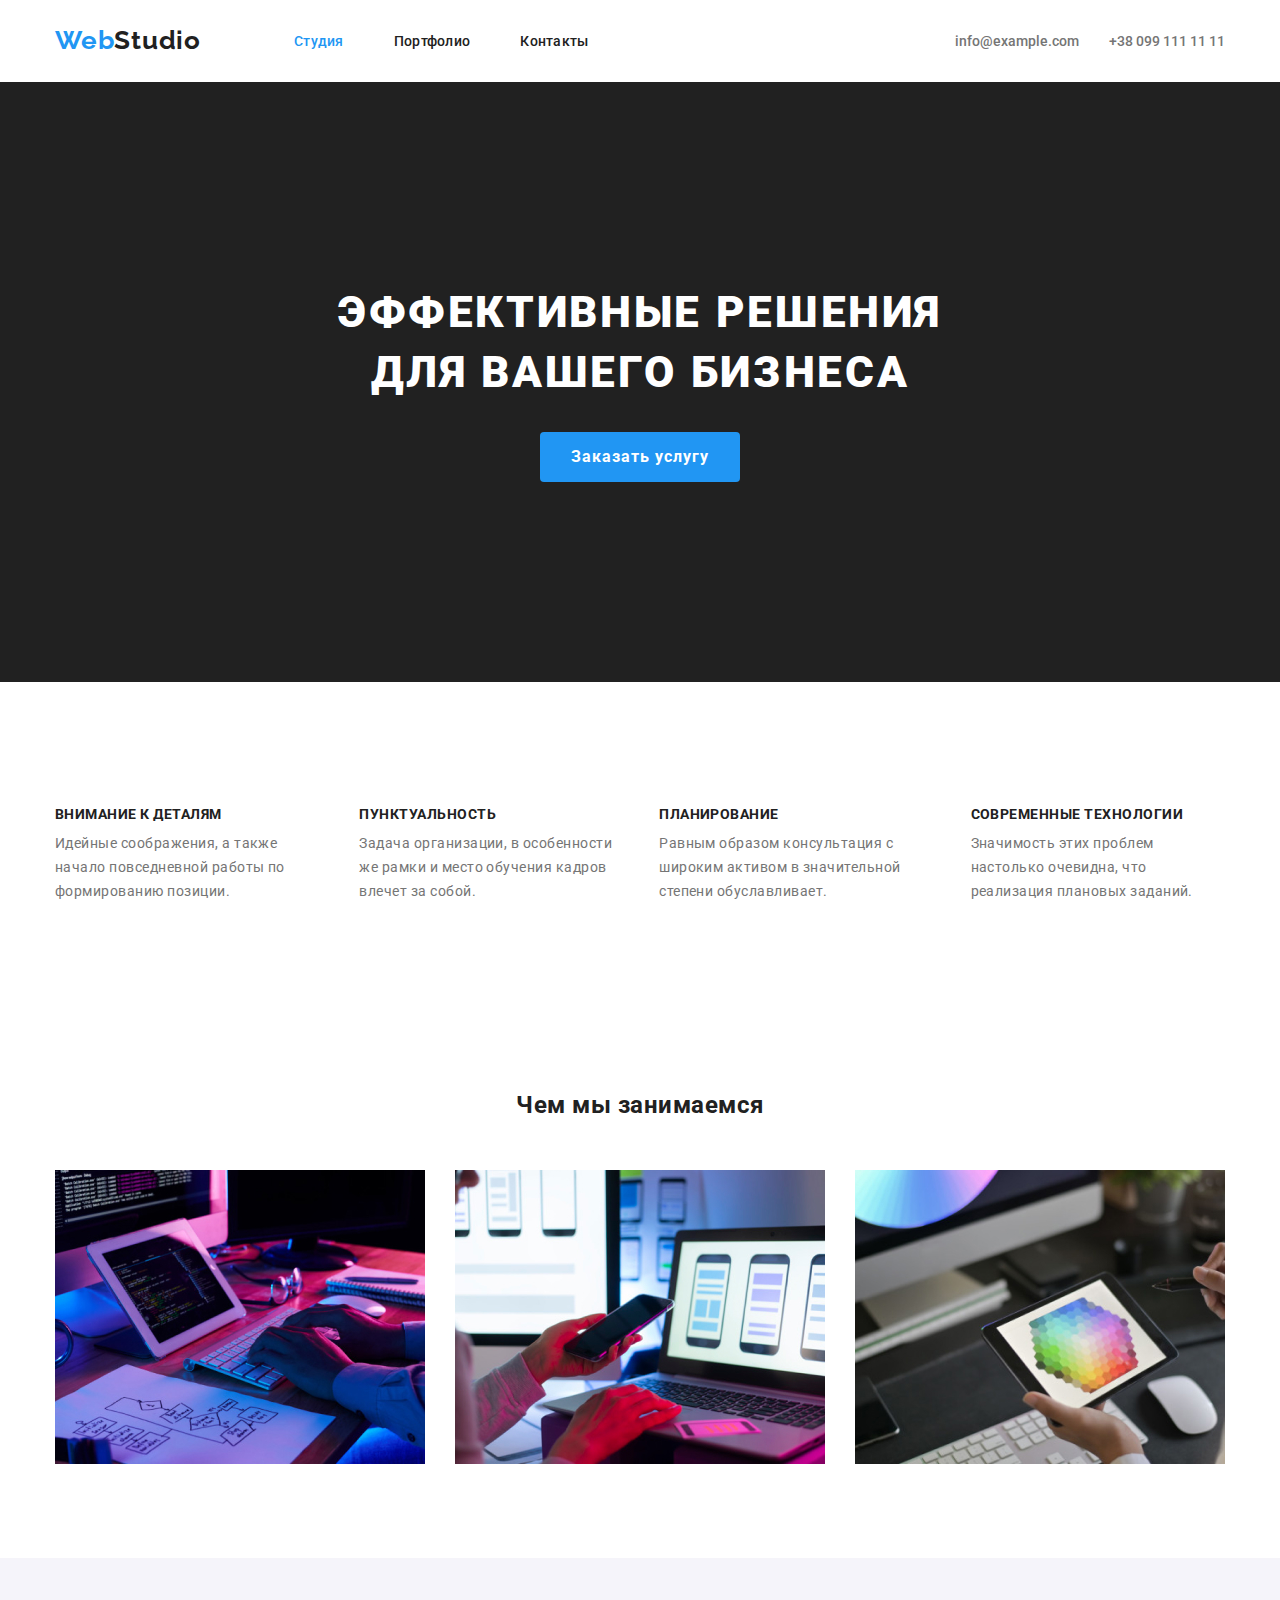
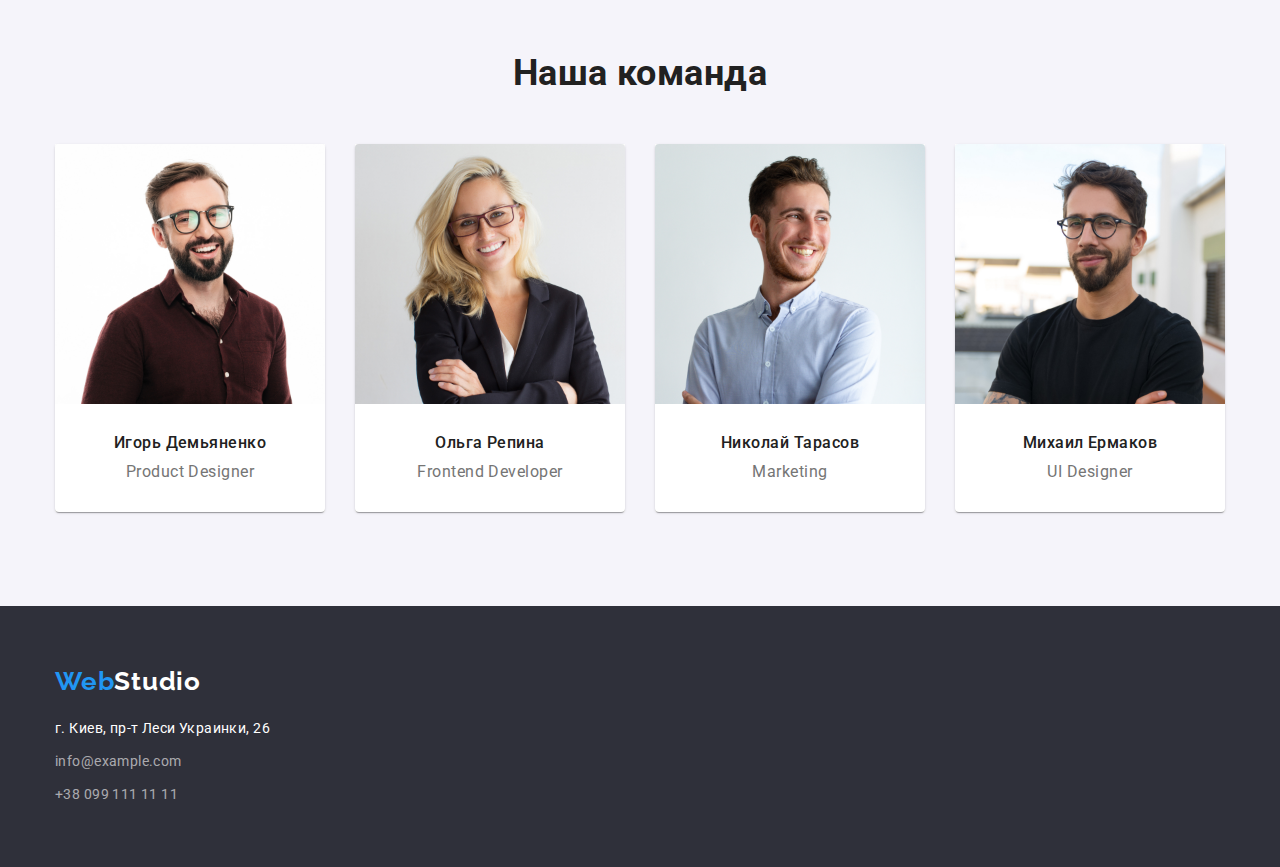
<file: index.html>
<!DOCTYPE html>
<html lang="ru">

<head>
    <meta charset="UTF-8">
    <meta name="viewport" content="width=device-width, initial-scale=1.0">
    <title>WebStudio</title>
    <!-- <link rel="stylesheet" href="./css/reset.css"> -->
    <link rel="stylesheet" href="https://cdnjs.cloudflare.com/ajax/libs/modern-normalize/1.0.0/modern-normalize.min.css">
    <link rel="preconnect" href="https://fonts.gstatic.com">
    <link 
        href="https://fonts.googleapis.com/css2?family=Raleway:wght@700&family=Roboto:wght@400;500;700&display=swap"
        rel="stylesheet">
    <link rel="stylesheet" href="./css/styles.css">
</head>

<body>
    <!-- ! site header-->
    <header class="header">
    <div class="conteiner">
        <!--main site navigation-->
        <nav class="navigation">
            <!--the logo-->
            <a class="logo" href="./index.html">Web<samp class="logo-text-dark">Studio</samp></a>
            <!--menu-->
            <ul class="site-nav">
                <li class="site-nav-item"><a class="site-nav-link current" href="#">Студия</a></li>
                <li class="site-nav-item"><a class="site-nav-link" href="./portfolio.html">Портфолио</a></li>
                <li class="site-nav-item"><a class="site-nav-link" href="#">Контакты</a></li>
            </ul>
        </nav>
        <!-- header address, contact-->
        <address class="header-address">
            <a class="header-contact-email" href="mailto:info@example.com">info@example.com</a>
            <a class="header-contact-tell" href="tel:+380991111111">+38 099 111 11 11</a>
        </address>
    </div>
    </header>
    <!--! unique page content-->
    <main>
        <!--SECTION HEROES -->
        <section class="hero">
            <div class="conteiner">
                <h1 class="hero-title">Эффективные решения для вашего бизнеса</h1>
                <!-- BUTTON -->
                <button class="button">Заказать услугу</button>
            </div>
        </section>
        <!--SECTION Features-->
        <section class="section-features">
            <div class="conteiner">
                <h2 class="section-title-features visually-hidden">Особенности</h2> <!-- ! I will hide -->
                <ul class="subtitle-features">
                    <li class="subtitle-item-features">
                        <h3 class="title-features">Внимание к деталям</h3>
                        <p class="text-features">Идейные соображения, а также начало повседневной работы по формированию позиции.</p>
                    </li>
                    <li class="subtitle-item-features">
                        <h3 class="title-features">Пунктуальность</h3>
                        <p class="text-features">Задача организации, в особенности же рамки и место обучения кадров влечет за собой.</p>
                    </li>
                    <li class="subtitle-item-features">
                        <h3 class="title-features">Планирование</h3>
                        <p class="text-features">Равным образом консультация с широким активом в значительной степени обуславливает.</p>
                    </li>
                    <li class="subtitle-item-features">
                        <h3 class="title-features">Современные технологии</h3>
                        <p class="text-features">Значимость этих проблем настолько очевидна, что реализация плановых заданий.</p>
                    </li>
                </ul>
            </div>
        </section>
        <!--SECTION What are we doing?-->
        <section class="section-work">
            <div class="conteiner">
                <h2 class="section-title-work">Чем мы занимаемся</h2>
                <ul class="subtitle-work">
                    <li class="subtitle-item-work">
                        <a href="#">
                            <img class="subtitle-img-work" src="./img/studio/1.jpg" alt="компьютер на столе" width="370" height="294">
                        </a>
                    </li>

                    <li class="subtitle-item-work">
                        <a href="#">
                            <img class="subtitle-img-work" src="./img/studio/2.jpg" alt="телефон на столе" width="370" height="294">
                        </a>
                    </li>
                    <li class="subtitle-item-work">
                        <a href="#">
                            <img class="subtitle-img-work" src="./img/studio/3.jpg" alt="планцен на столе" width="370" height="294">
                        </a>
                    </li>
                </ul>
            </div>
        </section>
        <!--SECTION Our team-->
        <section class="section-team">
            <div class="conteiner">
                <h2 class="section-title-team">Наша команда</h2>
                <ul class="subtitle-team">

                    <li class="subtitle-item-team">
                        <article class="card-team">
                            <div class="card-thumb-team">
                                <img class="subtitle-img-team" src="./img/studio/PD.jpg" alt="Игорь Демьяненко">
                            </div>
                            <div class="card-content-team">
                                <h3 class="title-team">Игорь Демьяненко</h3>
                                <p class="text-team">Product Designer</p>
                            </div>
                        </article>
                    </li>

                    <li class="subtitle-item-team">
                        <article class="card-team">
                            <div class="card-thumb-team">
                                <img class="subtitle-img-team" src="./img/studio/FD.jpg" alt="Ольга Репина">
                            </div>

                            <div class="card-content-team">
                                <h3 class="title-team">Ольга Репина</h3>
                                <p class="text-team">Frontend Developer</p>
                            </div>
                        </article>
                    </li>

                    <li class="subtitle-item-team">
                        <article class="card-team">
                            <div class="card-thumb-team">
                                <img class="subtitle-img-team" src="./img/studio/M.jpg" alt="Николай Тарасов">
                            </div>

                            <div class="card-content-team">
                                <h3 class="title-team">Николай Тарасов</h3>
                                <p class="text-team">Marketing</p>
                            </div>
                        </article>
                    </li>

                    <li class="subtitle-item-team">
                        <article class="card-team">
                            <div class="card-thumb-team">
                                <img class="subtitle-img-team" src="./img/studio/UID.jpg" alt="Михаил Ермаков">
                            </div>

                            <div class="card-content-team">
                                <h3 class="title-team">Михаил Ермаков</h3>
                                <p class="text-team">UI Designer</p>
                            </div>
                        </article>
                    </li>

                </ul>
            </div>
        </section>
    </main>

    <!--! footer site-->
    <footer class="footer">
        <div class="conteiner">
            <!--the logo-->
            <a class="logo" href="./index.html">Web<samp class="logo-text-light">Studio</samp></a>
            </a>
            <!--address, contact-->
            <address class="footer-address">
                <a class="footer-contact-address" href="https://goo.gl/maps/rmMPoWMHuQChFa8u6" class="map">г. Киев, пр-т Леси Украинки, 26</a>
                <a class="footer-contact-email" href="mailto:info@example.com">info@example.com</a>
                <a class="footer-contact-tell" href="tel:+380991111111">+38 099 111 11 11</a>
            </address>
        </div>
    </footer>

</body>
</html>
</file>
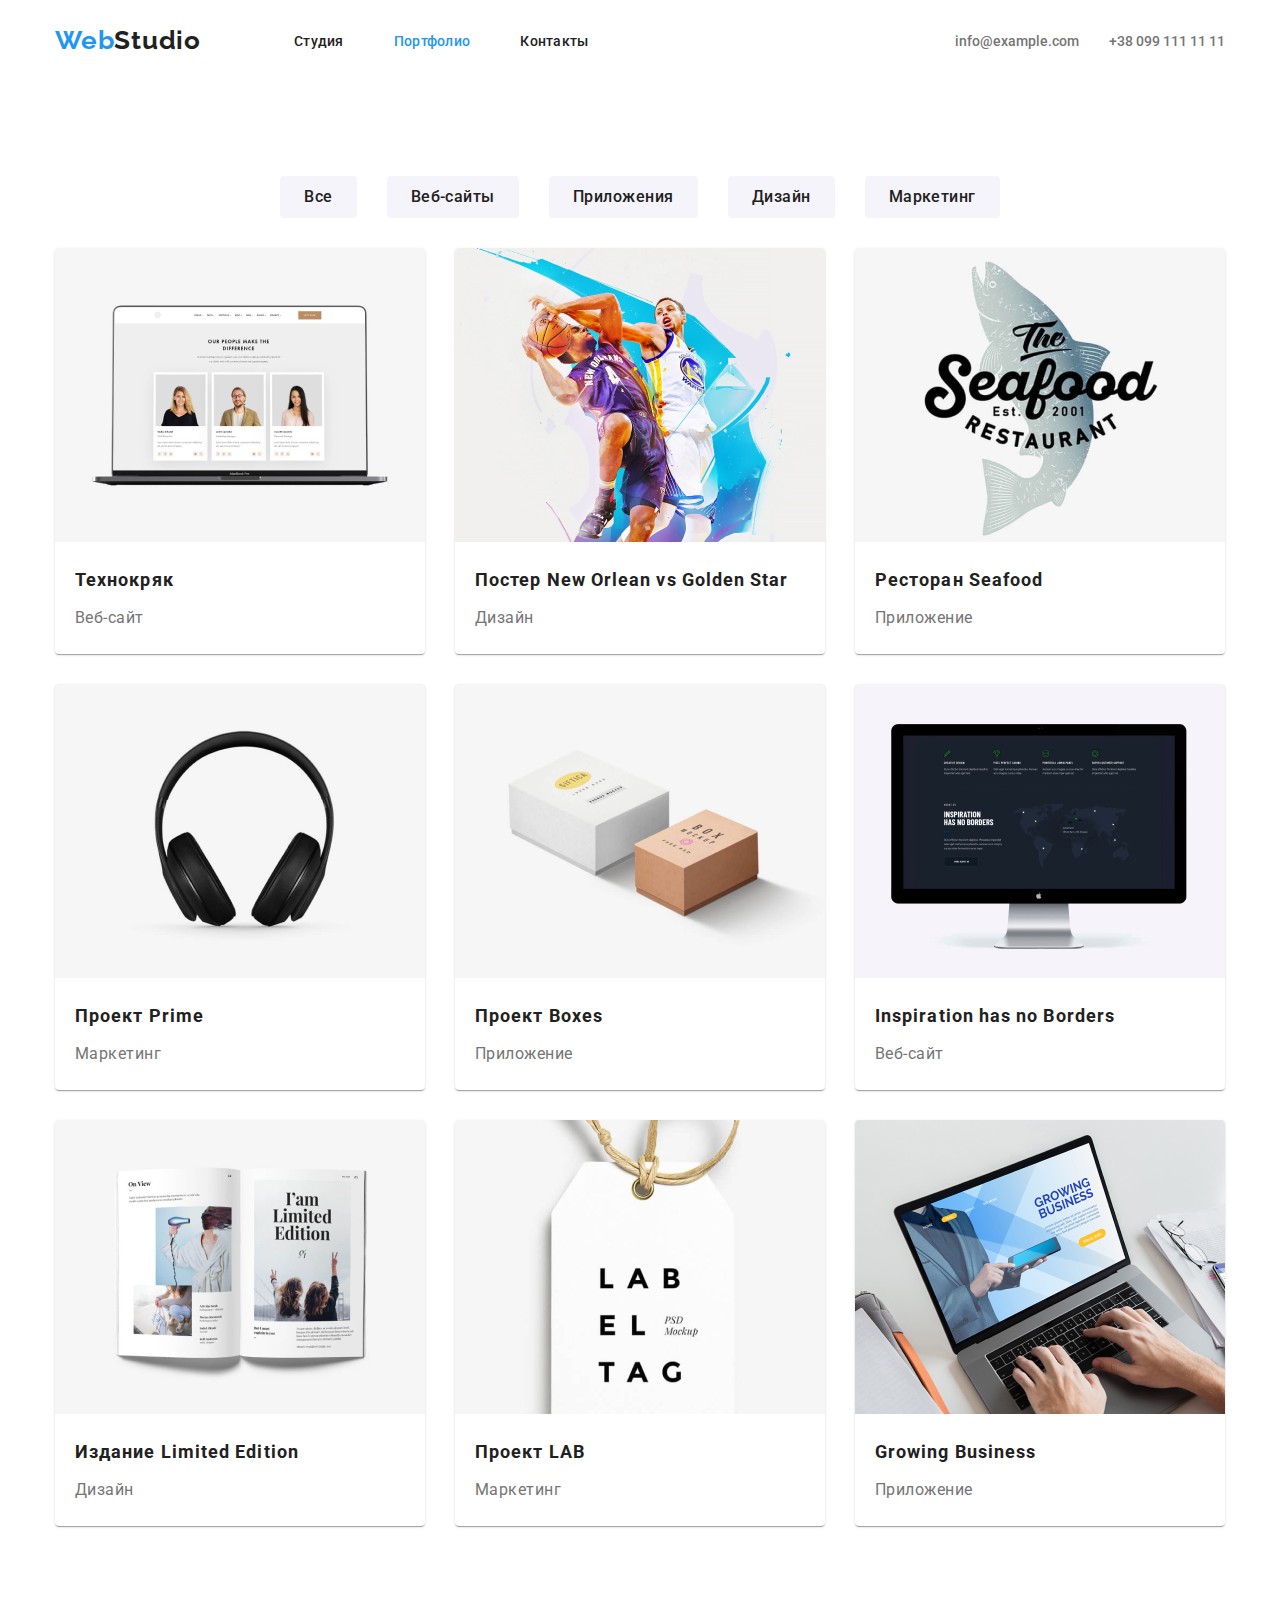
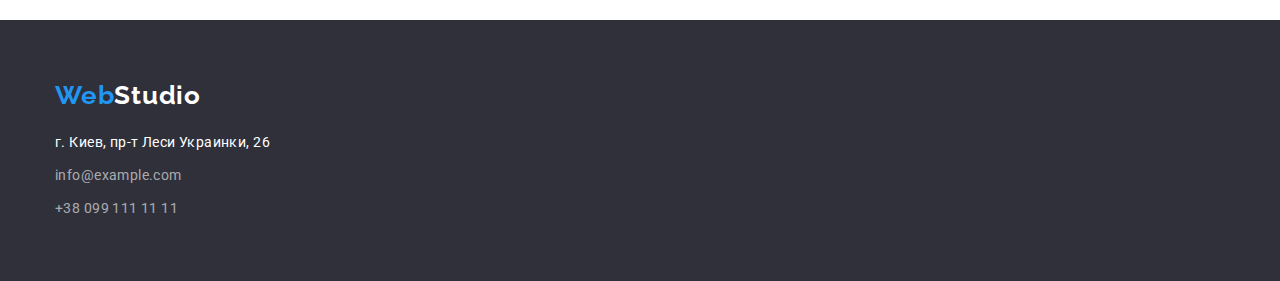
<file: portfolio.html>
<!DOCTYPE html>
<html lang="ru">

<head>
    <meta charset="UTF-8">
    <meta name="viewport" content="width=device-width, initial-scale=1.0">
    <title>WebStudio</title>
    <!-- <link rel="stylesheet" href="./css/reset.css"> -->
    <link rel="stylesheet" href="https://cdnjs.cloudflare.com/ajax/libs/modern-normalize/1.0.0/modern-normalize.min.css">
    <link rel="preconnect" href="https://fonts.gstatic.com">
    <link href="https://fonts.googleapis.com/css2?family=Raleway:wght@700&family=Roboto:wght@400;500;700&display=swap"
        rel="stylesheet">
    <link rel="stylesheet" href="https://cdnjs.cloudflare.com/ajax/libs/modern-normalize/1.0.0/modern-normalize.min.css">
    <link rel="stylesheet" href="./css/styles.css">
</head>

<body>
    <!-- ! site header-->
    <header class="header">
        <div class="conteiner">
            <!--main site navigation-->
            <nav class="navigation">
                <!--the logo-->
                <a class="logo" href="./index.html">Web<samp class="logo-text-dark">Studio</samp></a>
                <!--menu-->
                <ul class="site-nav">
                    <li class="site-nav-item"><a class="site-nav-link" href="./index.html">Студия</a></li>
                    <li class="site-nav-item"><a class="site-nav-link current" href="./portfolio.html">Портфолио</a></li>
                    <li class="site-nav-item"><a class="site-nav-link" href="#">Контакты</a></li>
                </ul>
            </nav>
            <!-- header address, contact-->
            <address class="header-address">
                <a class="header-contact-email" href="mailto:info@example.com">info@example.com</a>
                <a class="header-contact-tell" href="tel:+380991111111">+38 099 111 11 11</a>
            </address>
        </div>
    </header>
    <!--! unique page content-->
    <main>
        <section class="filter">
           <div class="conteiner">
                <h1 class="visually-hidden">Портфолио</h1>
                <!--! I will hide -->
                <!-- portfolio menu -->
                <ul class="portfolio-subtitle-menu">
                
                    <li class="portfolio-subtitle-item">
                        <button class="portfolio-button" type="button">Все</button></li>
                
                    <li class="portfolio-subtitle-item">
                        <button class="portfolio-button type=" button"">Веб-сайты</button></li>
                
                    <li class="portfolio-subtitle-item">
                        <button class="portfolio-button type=" button"">Приложения</button></li>
                
                    <li class="portfolio-subtitle-item">
                        <button class="portfolio-button type=" button"">Дизайн</button></li>
                
                    <li class="portfolio-subtitle-item">
                        <button class="portfolio-button type=" button"">Маркетинг</button></li>
                </ul>
                <!-- portfolio filter -->
                <h2 class="section-title visually-hidden">Фильтер</h2>
                <!--! I will hide -->
                <ul class="portfolio-subtitle-filter">

                    <li class="portfolio-subtitle-filter-item">
                        <article class="card-filter">
                            <div class="card-thumb-filter">
                                <a href="x"><img class="portfolio-subtitle-img" src="./img/portfolio/img 1.jpg" alt="ноутбук"></a>
                            </div>

                            <div class="card-content-filter">
                                <h3 class="portfolio-title">Технокряк</h3>
                                <p class="portfolio-text">Веб-сайт</p>
                            </div>
                        </article>
                    </li>

                    <li class="portfolio-subtitle-filter-item">
                        <article class="card-filter">                    
                            <div class="card-thumb-filter">
                                <a href="x"><img class="portfolio-subtitle-img" src="./img/portfolio/img 2.jpg" alt="два баскетболиста"></a>
                            </div>
                    
                            <div class="card-content-filter">
                                <h3 class="portfolio-title">Постер <span lang="en">New Orlean vs Golden Star</span></h3>
                                <p class="portfolio-text">Дизайн</p>
                            </div>                    
                        </article>
                    </li>

                    <li class="portfolio-subtitle-filter-item">
                        
                        <article class="card-filter">                        
                            <div class="card-thumb-filter">
                                    <a href="x"><img class="portfolio-subtitle-img" src="./img/portfolio/img 3.jpg" alt="логотип ресторана"></a>
                            </div>
                        
                            <div class="card-content-filter">
                                    <h3 class="portfolio-title">Ресторан <span lang="en">Seafood</span></h3>
                                    <p class="portfolio-text">Приложение</p>
                            </div>                        
                        </article>
                    </li>

                    <li class="portfolio-subtitle-filter-item">
                    
                        <article class="card-filter">                    
                            <div class="card-thumb-filter">
                                <a href="x"><img class="portfolio-subtitle-img" src="./img/portfolio/img 4.jpg" alt="наушники большие"></a>
                            </div>
                    
                            <div class="card-content-filter">
                                <h3 class="portfolio-title">Проект <span lang="en">Prime</span></h3>
                                <p class="portfolio-text">Маркетинг</p>
                            </div>                    
                        </article>
                    </li>

                    <li class="portfolio-subtitle-filter-item">
                    
                        <article class="card-filter">                    
                            <div class="card-thumb-filter">
                                <a href="x"><img class="portfolio-subtitle-img" src="./img/portfolio/img 5.jpg" alt="две коробки"></a>
                            </div>
                    
                            <div class="card-content-filter">
                                <h3 class="portfolio-title">Проект <span lang="en">Boxes</span></h3>
                                <p class="portfolio-text">Приложение</p>
                            </div>                    
                        </article>
                    </li>

                    <li class="portfolio-subtitle-filter-item">
                    
                        <article class="card-filter">                    
                            <div class="card-thumb-filter">
                                <a href="x"><img class="portfolio-subtitle-img" src="./img/portfolio/img 6.jpg" alt="две коробки"></a>
                            </div>
                    
                            <div class="card-content-filter">
                                <h3 lang="en" class="portfolio-title">Inspiration has no Borders</h3>
                                <p class="portfolio-text">Веб-сайт</p>
                            </div>                    
                        </article>
                    </li>

                    <li class="portfolio-subtitle-filter-item">
                    
                        <article class="card-filter">                    
                            <div class="card-thumb-filter">
                                <a href="x"><img class="portfolio-subtitle-img" src="./img/portfolio/img 7.jpg" alt="открытая книга"></a>
                            </div>
                    
                            <div class="card-content-filter">
                                <h3 class="portfolio-title">Издание <span lang="en">Limited Edition</span></h3>
                                <p class="portfolio-text">Дизайн</p>
                            </div>                    
                        </article>
                    </li>

                    <li class="portfolio-subtitle-filter-item">
                    
                        <article class="card-filter">                    
                            <div class="card-thumb-filter">
                                <a href="x"><img class="portfolio-subtitle-img" src="./img/portfolio/img 8.jpg" alt="жетон"></a>
                            </div>
                    
                            <div class="card-content-filter">
                                <h3 class="portfolio-title">Проект <span lang="en">LAB</span></h3>
                                <p class="portfolio-text">Маркетинг</p>
                            </div>                    
                        </article>
                    </li>

                    <li class="portfolio-subtitle-filter-item">
                    
                        <article class="card-filter">                    
                            <div class="card-thumb-filter">
                                <a href="x"><img class="portfolio-subtitle-img" src="./img/portfolio/img 9.jpg" alt="ноутбук"></a>
                            </div>
                    
                            <div class="card-content-filter">
                                <h3 lang="en" class="portfolio-title">Growing Business</h3>
                                <p class="portfolio-text">Приложение</p>
                            </div>                    
                        </article>
                    </li>

                </ul>
           </div>
        </section>
                            
    </main>

    <!--! footer site-->
    <footer class="footer">
        <div class="conteiner">
            <!--the logo-->
            <a class="logo" href="./index.html">Web<samp class="logo-text-light">Studio</samp></a>
            </a>
            <!--address, contact-->
            <address class="footer-address">
                <a class="footer-contact-address" href="https://goo.gl/maps/rmMPoWMHuQChFa8u6" class="map">г. Киев, пр-т
                    Леси Украинки, 26</a>
                <a class="footer-contact-email" href="mailto:info@example.com">info@example.com</a>
                <a class="footer-contact-tell" href="tel:+380991111111">+38 099 111 11 11</a>
            </address>
        </div>
    </footer>

</body>

</html>
</file>
<file: css/styles.css>
/* body text color #757575; */
/* secondary text color #212121; */
/* main text color heroes #FFFFFF; */
/* accent #2196F3 */
/* white for footer address #FFFFFF; */ 
/* main background color #FFFFFF; */
/* secondary background color #F5F4FA; */
/* footer background color #2F303A; */
/* portfolio-button background color #F5F4FA; */

:root {
    --primary-text-color: #757575;
    --title-text-color: #212121;
    --accent-color: #2196F3;
    --primary-white-color: #FFFFFF;
    --background-color-dark: #2F303A;
    --background-color-white: #FFFFFF;
    --secondary-background-color: #F5F4FA;
    --portfolio-button-background-color: #F5F4FA;
    --card-set-gap: 30px;
    --card-shadow: 0px 2px 1px -1px rgba(0, 0, 0, 0.2),
    0px 1px 1px 0px rgba(0, 0, 0, 0.14), 0px 1px 3px 0px rgba(0, 0, 0, 0.12);
}

body,
address {
    font-style: normal;
}

h1,
h2,
h3,
h4,
h5,
h6 {
    margin: 0;
}

ul,
ol {
    margin: 0;
    padding: 0;
}

p {
    margin: 0;
}

img {
    display: block;
    max-width: 100%;
    height: auto;
}

a[href] {
    text-decoration: none; /* remove the underline in links */
}

ul {list-style: none;}

.conteiner {
    width: 1200px;
    padding: 0 15px;
    margin: 0 auto;

}

/* ! =======================MAIN NAVIGATION===================== */

.header {
    display: flex;

}

.header .conteiner{
    display: flex;
    align-items: center;
    
}

.navigation {
    display: flex;
    align-items: center;
}

/* * =================THE LOGO================= */

.header .logo {
    padding-top: 24px;
    padding-bottom: 25px;
    margin-right: 93px;
}

.logo,
.logo-text-dark,
.logo-text-light {
    font-family:'Raleway', sans-serif;
    font-weight: 700;
    font-size: 26px;
    line-height: 1.192;
    letter-spacing: 0.03em;
    color: var(--accent-color);
}

/* light background dark text logo */
.logo-text-dark {
    color: var(--title-text-color);
}

/* dark background light text logo */
.logo-text-light {
    color: var(--primary-white-color);
    background-color: var(--background-color-dark);
}
/* * =================END THE LOGO================= */

/* * =================MENU========================= */

.site-nav {
    padding-top: 32px;
    padding-bottom: 32px;
    display: flex;
}

.site-nav-item:not(:last-child) {
    margin-right: 50px;
}

.site-nav-link {
    font-family:'Roboto', sans-serif;
    font-weight: 500;
    font-size: 14px;
    line-height: 1.143;
    letter-spacing: 0.02em;
    color: var(--title-text-color);
}

/* todo ------------interactivity-------------- */
.site-nav-link:hover,
.site-nav-link:focus,
.header-contact-email:hover,
.header-contact-email:focus,
.header-contact-tell:hover {
    color: var(--accent-color);
}

.portfolio-button:hover,
.portfolio-button:focus {
    color: var(--primary-white-color);
    background-color: var(--accent-color);
}
/* todo ------------ end interactivity-------------- */


/* todo -------------current page-------------- */

.site-nav-link.current {
    color: var(--accent-color);
}

/* todo -------------end current page-------------- */


/* todo ============hide title=========== */

.visually-hidden {
  position: absolute;
  width: 1px;
  height: 1px;
  margin: -1px;
  border: 0;
  padding: 0;
  white-space: nowrap;
  clip-path: inset(100%);
  clip: rect(0 0 0 0);
  overflow: hidden;
}

/* todo ============end hide title=========== */

.header-contact-email {
    margin-right: 30px;
}

.header-address {
    display: flex;
    margin-left: auto;
    font-family:'Roboto', sans-serif;
    font-style: normal;
    font-weight: 500;
    font-size: 14px;
    line-height: 1.143;
    padding-top: 32px;
    padding-bottom: 32px;
   
}

.header-contact-email {
    color: var(--primary-text-color);
}

.header-contact-tell {
   color: var(--primary-text-color);
}

/* * =================END MENU========================= */

/* * ===================HEROES SECTION STYLES=================== */

.hero {
    font-family: 'Roboto', sans-serif;
    font-weight: 900;
    font-size: 44px;
    line-height: 1.364;
    text-align: center;
    background-color: #212121;
    padding: 200px 0;
   
}

.hero .conteiner {
    display: flex;
    align-items: center;
    flex-direction: column;
}

.hero-title {
    display: block;
    font-weight: 900;
    font-size: 44px;
    line-height: 1.364;
    letter-spacing: 0.06em;
    text-transform: uppercase;
    color: var(--primary-white-color);

    width: 696px;
    height: 120px; 
    margin-bottom: 30px; 
}

/* * ===================END HEROES SECTION STYLES=================== */

/* * ========================SECTION STYLES==================== */

.section-team {
    background-color: var(--secondary-background-color);
}

.section-features,
.section-work,
.section-team {
    font-family: 'Roboto', sans-serif;
    font-style: normal;
    letter-spacing: 0.03em;
    align-items: center;
    padding: 94px 0;
}

.section-title-team {
    color: var(--title-text-color);
    text-align: center;
}

/* *=================================SECTION FEATURES========================== */

.section-features .conteiner{
    display: flex;
    align-items: center;
}

.subtitle-item-features:not(:last-child) {
    margin-right: 30px;
}

.subtitle-features {
    display: flex;
}

.title-features {
    font-weight: 700;
    font-size: 14px;
    line-height: 1.143;
    text-transform: uppercase;
    color: var(--title-text-color);

    margin-top: 30px;
    margin-bottom: 10px;
}

.text-features {
    font-weight: 400;
    font-size: 14px;
    line-height: 1.714;
    color: var(--primary-text-color);
}

/* *============================SECTION WORK===================== */

.section-work .conteiner{
    display: flex;
    align-items: center; 
    flex-direction: column; 
}

.section-title-work {
    color: var(--title-text-color);
    text-align: center;

    margin-bottom: 50px;
}

.subtitle-work {
    display: flex;
}

.subtitle-item-work:not(:last-child) {
    margin-right: 30px;
}

/* *=========================SECTION TEAM======================= */

.section-team .conteiner {
    display: flex;
    align-items: center;
    flex-wrap: wrap;
    flex-direction: column;
}

.section-title-team {
    font-weight: 700;
    font-size: 36px;
    line-height: 1.167;
    text-align: center;
    color: var(--title-text-color);
    margin-bottom: 50px;
}

.subtitle-team {
    display: flex;
    flex-wrap: wrap;

    margin-left: calc(-1 * var(--card-set-gap));
    margin-top: calc(-1 * var(--card-set-gap));
}

.subtitle-item-team {
    flex-basis: calc(100% / 4 - var(--card-set-gap));
    margin-left: var(--card-set-gap);
    margin-top: var(--card-set-gap);
    background-color: var(--background-color-white);
}

.card-team {
  box-shadow: var(--card-shadow);
  border-radius: 4px;
  overflow: hidden;
}

.card-content-team {
  padding: 30px;
}


.title-team {
    font-weight: 500;
    font-size: 16px;
    line-height: 1.186;
    text-align: center;
    color: var(--title-text-color);
    margin-bottom: 10px;
}

.text-team {
    font-weight: 400;
    font-size: 16px;
    line-height: 1.186;
    text-align: center;
    color: var(--primary-text-color);
}

/* * ========================END SECTION STYLES==================== */

/* ! =======================END MAIN NAVIGATION===================== */

/* ! ======================FOOTER============================ */
.footer {
    background-color: var(--background-color-dark);
    display: flex;
    padding: 60px 0;
}

.footer .conteiner {
    display: flex;
    flex-direction: column;
}

.footer .logo {
   margin-bottom: 20px;

}

.footer-address {
    font-family: 'Roboto', sans-serif;
    font-weight: 400;
    font-size: 14px;
    line-height: 1.714;
    letter-spacing: 0.03em;

    display: flex;
    flex-direction: column;
}

.footer-contact-address {
    color: rgba(255,255,255,1);
    margin-bottom: 9px;
}

.footer-contact-email {
    margin-bottom: 9px;
}

.footer-contact-email,
.footer-contact-tell {
    color: rgba(255, 255, 255, 0.6);
}

/* ! ======================END FOOTER============================ */


/* ! ========================PORTFOLIO========================= */

.filter .conteiner {
    display: flex;
    flex-direction: column;
}

/* * =============PORTFOLIO MENU================= */

.portfolio-subtitle-menu {
    font-family: 'Roboto', sans-serif;
    font-weight: 500;
    font-size: 16px;
    line-height: 1.165;
    text-align: center;
    letter-spacing: 0.03em;

    display: flex;
    margin-top: 94px;
    margin-bottom: 30px;
    justify-content: center;
}

.portfolio-subtitle-item:not(:last-child) {
    margin-right: 30px;
}

.portfolio-subtitle-item {
    font-family: 'Roboto', sans-serif;
    line-height: 2;
}

.portfolio-subtitle-item {
    color: var(--title-text-color);
}

/* * =============PORTFOLIO FILTER================= */


.portfolio-subtitle-filter {
    font-family: 'Roboto', sans-serif;
    font-weight: 500;
    font-size: 16px;
    line-height: 1.165;
    letter-spacing: 0.03em;
    padding-bottom: 94px;

    display: flex;
    flex-wrap: wrap;
    margin-left: calc(-1 * var(--card-set-gap));
    margin-top: calc(-1 * var(--card-set-gap));
}

.portfolio-subtitle-filter-item {
    font-family: 'Roboto', sans-serif;
    line-height: 2;

    flex-basis: calc(100% / 3 - var(--card-set-gap));
    margin-left: var(--card-set-gap);
    margin-top: var(--card-set-gap);
}

.card-filter {
  box-shadow: var(--card-shadow);
  border-radius: 4px;
  overflow: hidden;
}

.card-content-filter {
  padding: 20px;
}


.portfolio-title {
    font-weight: 700;
    font-size: 18px;
    letter-spacing: 0.06em;
    color: var(--title-text-color);

    margin-bottom: 4px;
}

.portfolio-text {
    font-weight: 400;
    font-size: 16px;
    letter-spacing: 0.03em;
    color: var(--primary-text-color);
}

/* * =============END PORTFOLIO FILTER================= */

/* ! ======================END PORTFOLIO========================= */

/* TODO =========================BUTTON============================= */

.button {
    color: var(--primary-white-color);
    background-color: var(--accent-color);
    border-color: transparent;
    border-radius: 4px;
    font-family: 'Roboto', sans-serif;
    font-weight: 700;
    font-size: 16px;
    line-height: 1.875;
    letter-spacing: 0.06em;


    cursor: pointer;
    text-align: center;
    min-width: 200px;
    height: 50px;
  }

.portfolio-button {
    color: var(--title-text-color);
    background-color: var(--portfolio-button-background-color);
    border-color: transparent;
    border-radius: 4px;
    font-family: 'Roboto', sans-serif;
    font-weight: 500;
    font-size: 16px;
    line-height: 1.625;
    text-align: center;
    letter-spacing: 0.03em;

  
    min-width: 73px;
    cursor: pointer;
    padding: 6px 22px;
}

/* TODO =========================END BUTTON============================= */
</file>
